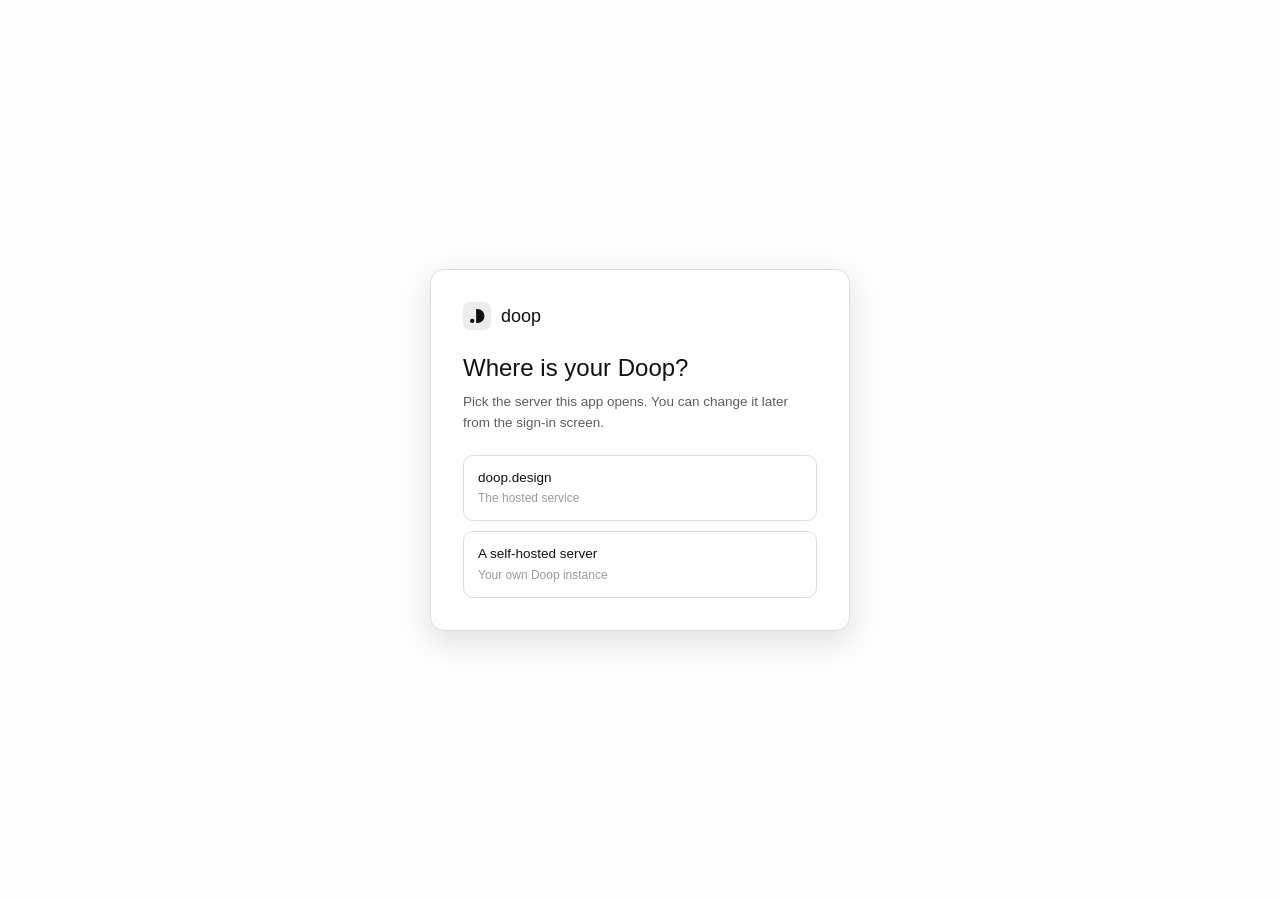
<file: desktop/src-tauri/src/first_run.html>
<!doctype html>
<html lang="en">
  <head>
    <meta charset="utf-8" />
    <meta name="viewport" content="width=device-width, initial-scale=1" />
    <title>doop</title>
    <style>
      :root {
        color-scheme: light dark;
        --paper: #fdfdfd;
        --surface: #ffffff;
        --ink: #111;
        --ink-soft: #5f5e5b;
        --ink-faint: #9c9b99;
        --line: #dcdcdc;
        --brand: #0177d3;
        --danger: #c8372d;
        --well: #f7f7f7;
      }
      @media (prefers-color-scheme: dark) {
        :root {
          --paper: #141414;
          --surface: #1c1c1c;
          --ink: #f2f2f2;
          --ink-soft: #b4b4b4;
          --ink-faint: #8a8a8a;
          --line: #343434;
          --well: #111;
          --danger: #ff7a6e;
        }
      }
      * {
        box-sizing: border-box;
      }
      html,
      body {
        height: 100%;
        margin: 0;
      }
      body {
        background: var(--paper);
        color: var(--ink);
        font:
          13.5px/1.5 Inter,
          -apple-system,
          BlinkMacSystemFont,
          'Segoe UI',
          sans-serif;
        display: grid;
        place-items: center;
        padding: 16px;
        -webkit-user-select: none;
        user-select: none;
      }
      .card {
        width: min(100%, 420px);
        background: var(--surface);
        border: 1px solid var(--line);
        border-radius: 14px;
        padding: 32px;
        box-shadow: 0 10px 30px rgb(0 0 0 / 0.12);
      }
      .brand {
        display: flex;
        align-items: center;
        gap: 10px;
        font-size: 18px;
        font-weight: 500;
      }
      .brand svg {
        width: 28px;
        height: 28px;
      }
      h1 {
        font-size: 24px;
        font-weight: 500;
        margin: 20px 0 6px;
      }
      p {
        color: var(--ink-soft);
        margin: 0;
      }
      .choices {
        display: grid;
        gap: 10px;
        margin-top: 22px;
      }
      button,
      input {
        font: inherit;
        color: inherit;
      }
      .choice {
        display: block;
        width: 100%;
        text-align: left;
        background: transparent;
        border: 1px solid var(--line);
        border-radius: 10px;
        padding: 12px 14px;
        cursor: pointer;
      }
      .choice:hover:not(:disabled),
      .choice[aria-pressed='true'] {
        border-color: var(--brand);
      }
      .choice strong {
        display: block;
        font-weight: 500;
      }
      .choice span {
        color: var(--ink-faint);
        font-size: 12px;
      }
      form {
        margin-top: 14px;
      }
      form[hidden] {
        display: none;
      }
      label {
        display: block;
        font-size: 12px;
        font-weight: 500;
        margin-bottom: 6px;
      }
      input {
        width: 100%;
        background: var(--well);
        border: 1px solid var(--line);
        border-radius: 8px;
        padding: 9px 11px;
        -webkit-user-select: text;
        user-select: text;
      }
      input:focus {
        outline: 2px solid var(--brand);
        outline-offset: -1px;
      }
      .hint {
        color: var(--ink-faint);
        font-size: 11px;
        margin-top: 6px;
      }
      .error {
        color: var(--danger);
        font-size: 12px;
        margin-top: 8px;
      }
      .primary {
        margin-top: 14px;
        width: 100%;
        border: 0;
        border-radius: 8px;
        padding: 10px;
        background: var(--ink);
        color: var(--paper);
        font-weight: 500;
        cursor: pointer;
      }
      button:disabled {
        opacity: 0.6;
        cursor: default;
      }
    </style>
  </head>
  <body>
    <main class="card">
      <div class="brand">
        <svg viewBox="0 0 32 32" aria-hidden="true">
          <rect width="32" height="32" rx="8" fill="currentColor" opacity="0.08" />
          <path d="M15 8h1.5a8 8 0 0 1 0 16H15z" fill="currentColor" />
          <circle cx="10.5" cy="21.5" r="2.5" fill="currentColor" />
        </svg>
        doop
      </div>
      <h1>Where is your Doop?</h1>
      <p>Pick the server this app opens. You can change it later from the sign-in screen.</p>
      <div class="choices">
        <button class="choice" id="hosted" type="button">
          <strong>doop.design</strong>
          <span>The hosted service</span>
        </button>
        <button class="choice" id="custom" type="button" aria-pressed="false">
          <strong>A self-hosted server</strong>
          <span>Your own Doop instance</span>
        </button>
      </div>
      <form id="form" hidden>
        <label for="url">Server address</label>
        <input
          id="url"
          inputmode="url"
          autocapitalize="off"
          autocorrect="off"
          spellcheck="false"
          placeholder="https://doop.example.com"
        />
        <div class="hint">https://, or http:// for a server on this computer.</div>
        <div class="error" id="error" role="alert" hidden></div>
        <button class="primary" id="connect" type="submit">Connect</button>
      </form>
    </main>
    <script>
      /* The shell intercepts navigations to this address (src/server.rs,
			   first_run) and answers through window.doopFirstRun. */
      const ACTION = 'https://first-run.doop.invalid/'
      const $ = (id) => document.getElementById(id)
      const buttons = () => document.querySelectorAll('button')
      function busy(on) {
        for (const b of buttons()) b.disabled = on
        $('url').disabled = on
        $('connect').textContent = on ? 'Checking…' : 'Connect'
      }
      function go(query) {
        busy(true)
        $('error').hidden = true
        location.href = ACTION + '?' + query
      }
      window.doopFirstRun = {
        failed(message) {
          busy(false)
          $('error').textContent = message
          $('error').hidden = false
          $('url').focus()
        },
        cancelled() {
          busy(false)
        },
      }
      $('hosted').addEventListener('click', () => go('default'))
      $('custom').addEventListener('click', () => {
        $('custom').setAttribute('aria-pressed', 'true')
        $('form').hidden = false
        $('url').focus()
      })
      $('form').addEventListener('submit', (event) => {
        event.preventDefault()
        const url = $('url').value.trim()
        if (url) go('url=' + encodeURIComponent(url))
      })
    </script>
  </body>
</html>
</file>
